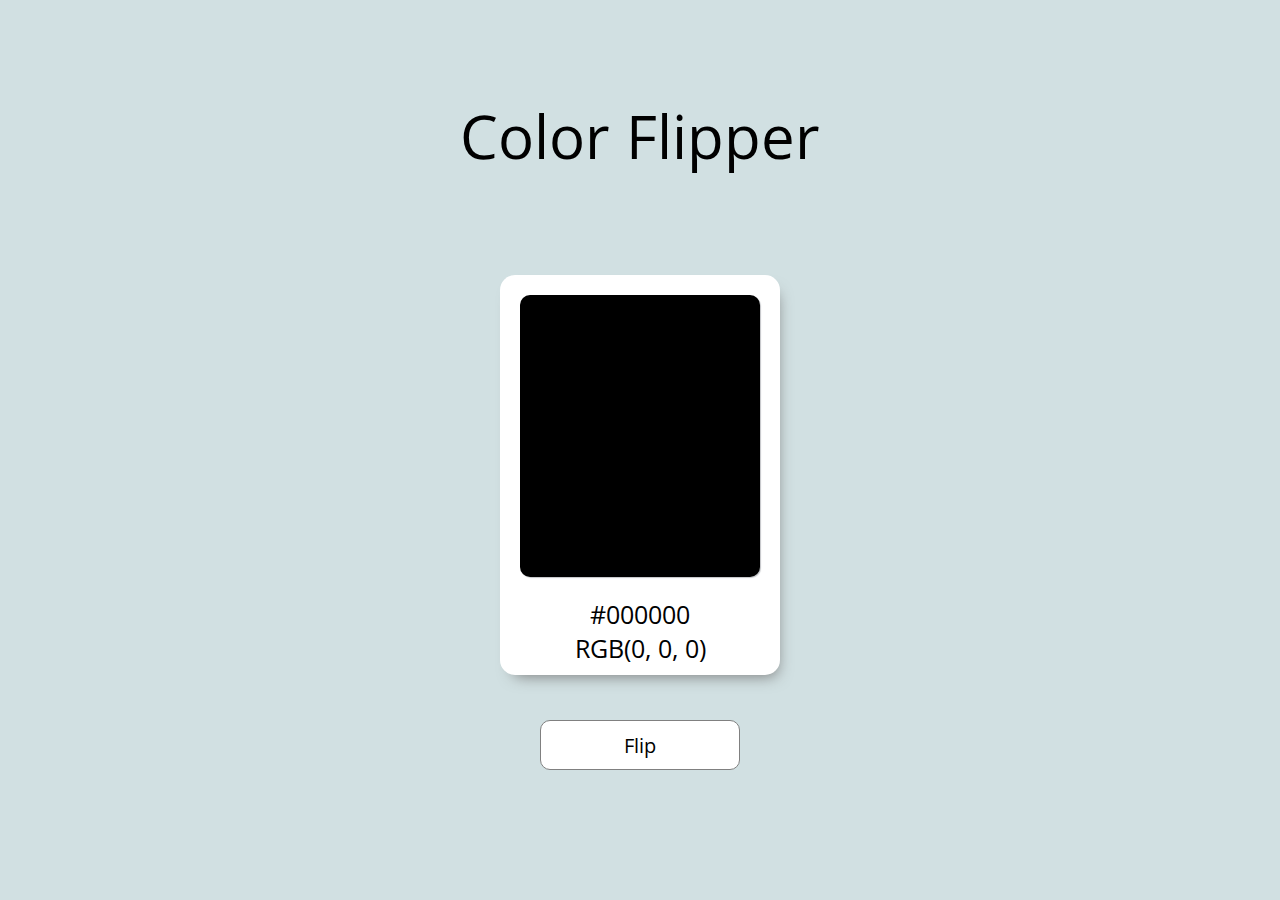
<file: color-flipper/index.html>
<!DOCTYPE html>
<html lang="en">
  <head>
    <meta charset="UTF-8" />
    <meta http-equiv="X-UA-Compatible" content="IE=edge" />
    <meta name="viewport" content="width=device-width, initial-scale=1.0" />
    <link rel="stylesheet" href="./styles.css" />
    <title>Color Flipper</title>
  </head>
  <body>
    <p id="header">Color Flipper</p>
    <div class="color-part">
      <div id="color"></div>
      <div><p id="color-hex">#000000</p></div>
      <div><p id="color-rgb">RGB(0, 0, 0)</p></div>
    </div>
    <button id="flip">Flip</button>
    <script src="./app.js"></script>
  </body>
</html>
</file>
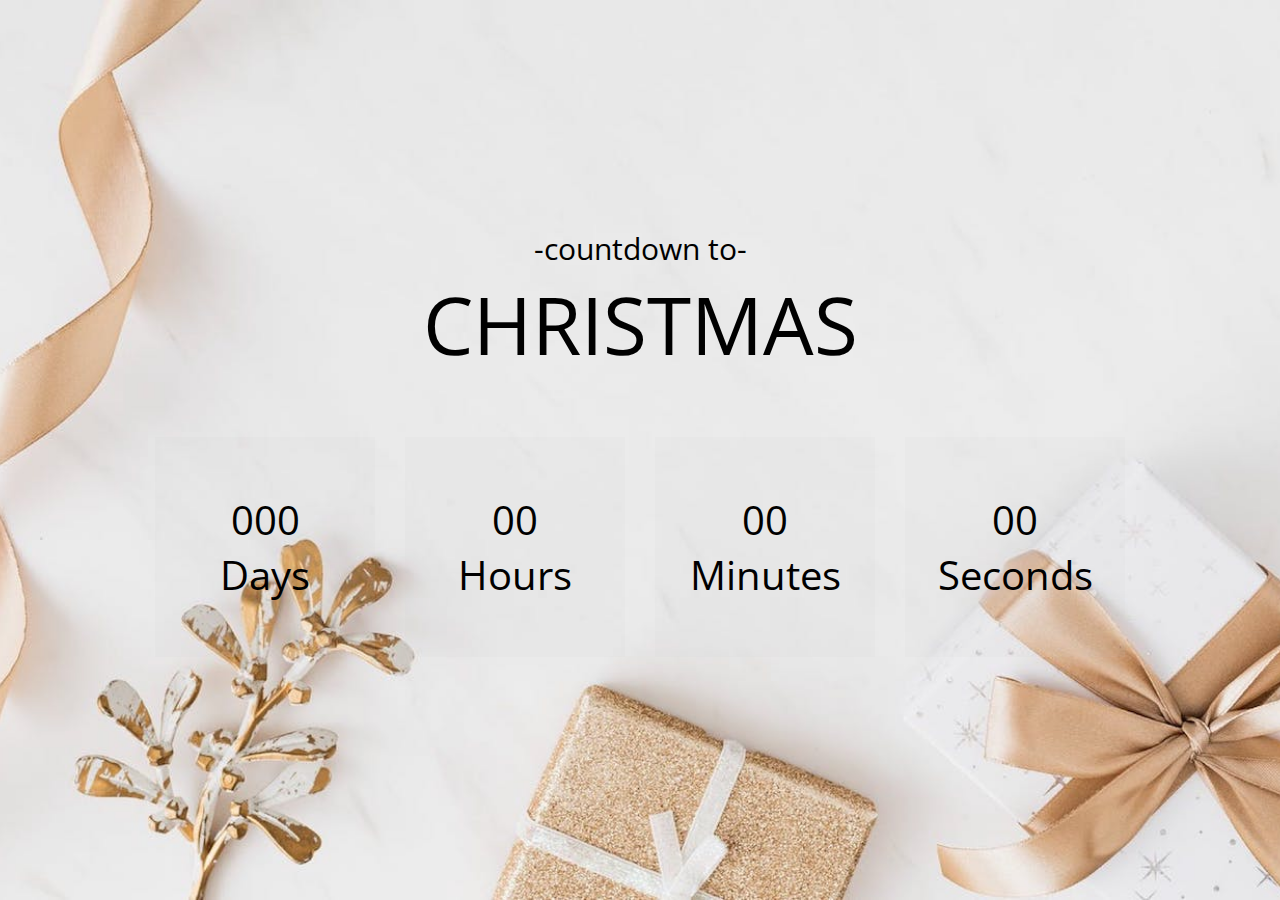
<file: countdown-timer/index.html>
<!DOCTYPE html>
<html lang="en">
  <head>
    <meta charset="UTF-8" />
    <meta http-equiv="X-UA-Compatible" content="IE=edge" />
    <meta name="viewport" content="width=device-width, initial-scale=1.0" />
    <link rel="stylesheet" href="./styles.css" />
    <title>Countdown Timer</title>
  </head>
  <body>
    <div class="countdown-timer">
      <div class="countdown-header">
        <p id="countdown">-countdown to-</p>
        <p id="festival">CHRISTMAS</p>
      </div>
      <br />
      <br />
      <div class="countdown-container">
        <div class="day-c">
          <p id="day-digit">000</p>
          <p id="day-text">Days</p>
        </div>
        <div class="hour-c">
          <p id="hour-digit">00</p>
          <p id="hour-text">Hours</p>
        </div>
        <div class="min-c">
          <p id="min-digit">00</p>
          <p id="min-text">Minutes</p>
        </div>
        <div class="sec-c">
          <p id="sec-digit">00</p>
          <p id="sec-text">Seconds</p>
        </div>
      </div>
    </div>
    <script src="./app.js"></script>
  </body>
</html>
</file>
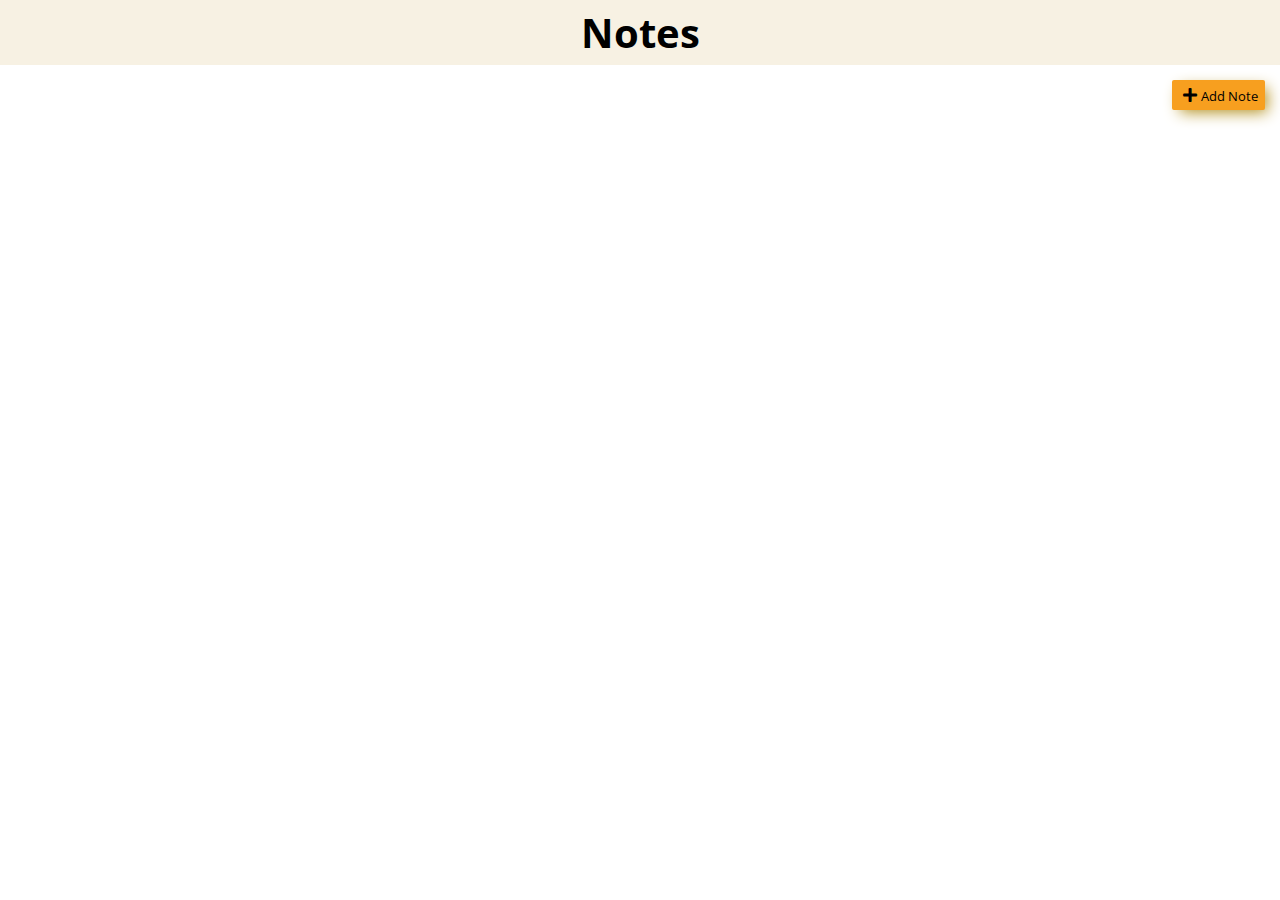
<file: notes-app/index.html>
<!DOCTYPE html>
<html lang="en">
  <head>
    <meta charset="UTF-8" />
    <meta http-equiv="X-UA-Compatible" content="IE=edge" />
    <meta name="viewport" content="width=device-width, initial-scale=1.0" />
    <title>Notes App</title>
    <link rel="stylesheet" href="./styles.css" />
    <link rel="stylesheet" href="https://cdnjs.cloudflare.com/ajax/libs/font-awesome/5.15.3/css/all.min.css" />
  </head>
  <body>
    <div class="header"><h1>Notes</h1></div>
    <div class="addnote">
      <button id="add"><i class="fas fa-plus"></i>Add Note</button>
    </div>
    <div class="notes"></div>
    <script src="./app.js"></script>
  </body>
</html>
</file>
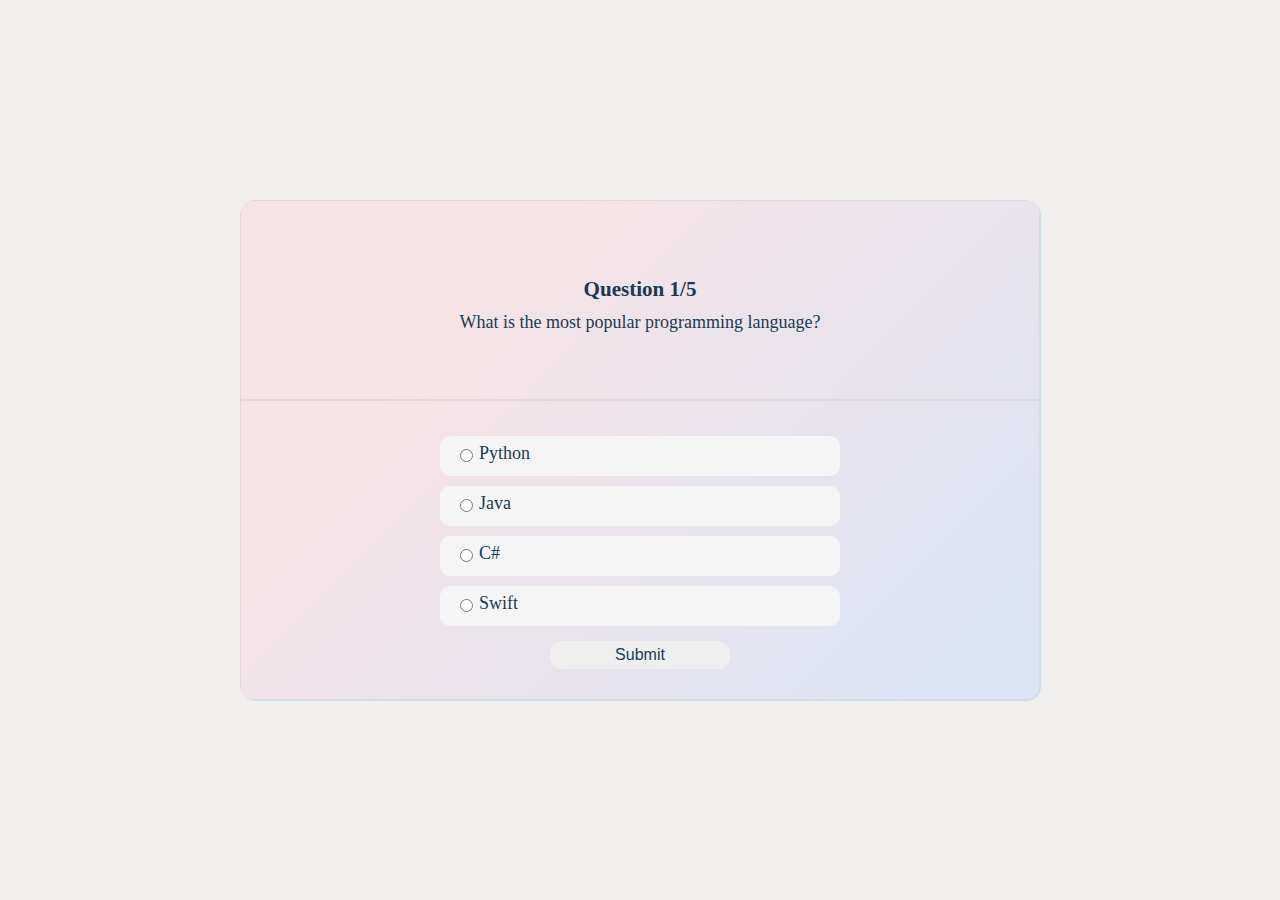
<file: quiz-app/index.html>
<!DOCTYPE html>
<html lang="en">
  <head>
    <meta charset="UTF-8" />
    <meta http-equiv="X-UA-Compatible" content="IE=edge" />
    <meta name="viewport" content="width=device-width, initial-scale=1.0" />
    <link rel="stylesheet" href="./styles.css" />
    <title>Quiz App</title>
  </head>
  <body>
    <div class="app-interface">
      <div class="question-part" id="result">
        <h3>Question <span id="question-ordinal">1</span><span>/5</span></h3>
        <p id="question">What is the most popular programming language?</p>
      </div>
      <div class="option-part" id="reloadpage">
        <ul>
          <li>
            <div>
              <input type="radio" id="a" name="option" value="A" />
              <label id="A" for="a">
                <span>Python</span>
              </label>
            </div>
          </li>
          <li>
            <div>
              <input type="radio" id="b" name="option" value="B" />
              <label id="B" for="b">
                <span>Java</span>
              </label>
            </div>
          </li>
          <li>
            <div>
              <input type="radio" id="c" name="option" value="C" />
              <label id="C" for="c">
                <span>C#</span>
              </label>
            </div>
          </li>
          <li>
            <div>
              <input type="radio" id="d" name="option" value="D" />
              <label id="D" for="d">
                <span>Swift</span>
              </label>
            </div>
          </li>
        </ul>
        <button id="submit">Submit</button>
      </div>
    </div>
    <script src="./app.js" charset="utf-8"></script>
  </body>
</html>
</file>
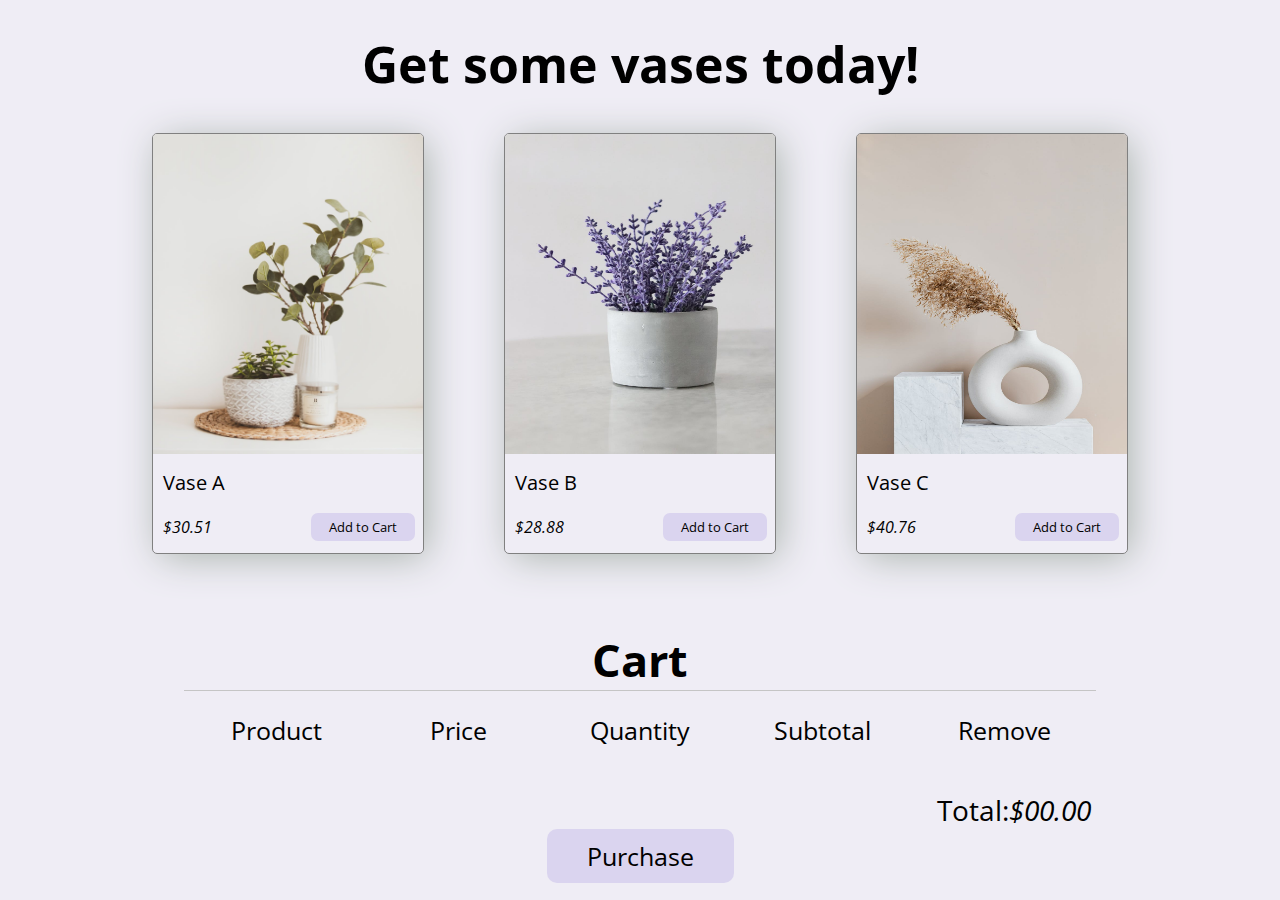
<file: shopping-cart/index.html>
<!DOCTYPE html>
<html lang="en">
  <head>
    <meta charset="UTF-8" />
    <meta http-equiv="X-UA-Compatible" content="IE=edge" />
    <meta name="viewport" content="width=device-width, initial-scale=1.0" />
    <link rel="stylesheet" href="./styles.css" />
    <link rel="stylesheet" href="https://cdnjs.cloudflare.com/ajax/libs/font-awesome/5.15.3/css/all.min.css" />
    <title>Shopping Cart</title>
  </head>
  <body>
    <h1>Get some vases today!</h1>
    <div class="product">
      <div class="item">
        <img src="./image/pexels-photo-2146109.jpeg" alt="vase a" />
        <div class="spec">
          <p>Vase A</p>
          <i>$30.51</i> <button class="add-cart">Add to Cart</button>
        </div>
      </div>
      <div class="item">
        <img src="./image/pexels-photo-2746155.jpeg" alt="vase b" />
        <div class="spec">
          <p>Vase B</p>
          <i>$28.88</i> <button class="add-cart">Add to Cart</button>
        </div>
      </div>
      <div class="item">
        <img src="./image/pexels-photo-4207892.jpeg" alt="vase c" />
        <div class="spec">
          <p>Vase C</p>
          <i>$40.76</i> <button class="add-cart">Add to Cart</button>
        </div>
      </div>
    </div>
    <div class="cart">
      <h2>Cart</h2>
      <table>
        <thead>
          <tr>
            <td>Product</td>
            <td>Price</td>
            <td>Quantity</td>
            <td>Subtotal</td>
            <td>Remove</td>
          </tr>
        </thead>
        <tbody></tbody>
      </table>
      <p id="total">Total:<i id="total-num">$00.00</i></p>
    </div>
    <button id="purchase">Purchase</button>
    <script src="./app.js"></script>
  </body>
</html>
</file>
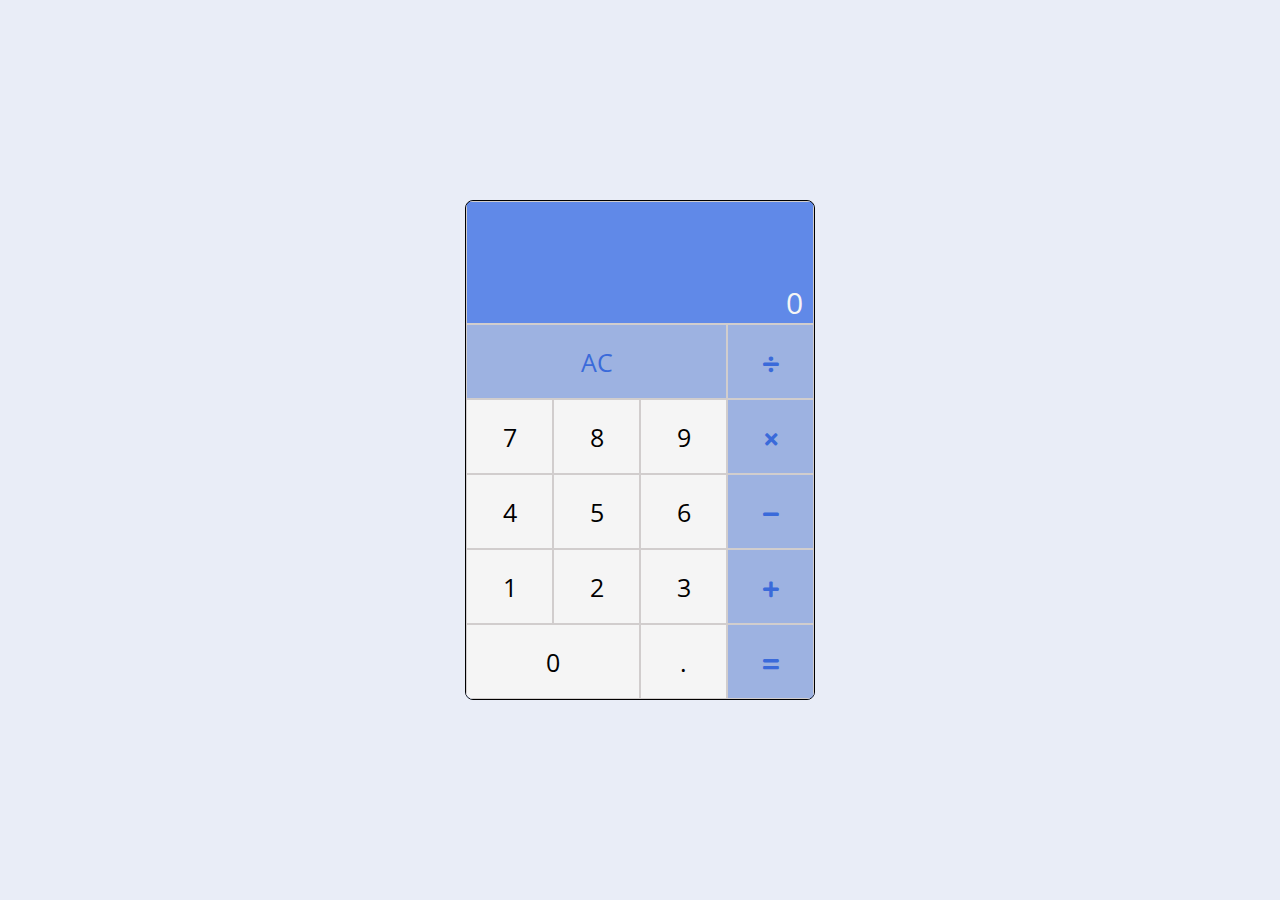
<file: simple-calculator/index.html>
<!DOCTYPE html>
<html lang="en">
  <head>
    <meta charset="UTF-8" />
    <meta http-equiv="X-UA-Compatible" content="IE=edge" />
    <meta name="viewport" content="width=device-width, initial-scale=1.0" />
    <link rel="stylesheet" href="./styles.css" />
    <link rel="stylesheet" href="https://cdnjs.cloudflare.com/ajax/libs/font-awesome/5.15.3/css/all.min.css" />
    <title>Calculator</title>
  </head>
  <body>
    <div class="calculator-interface">
      <div class="result">0</div>
      <div class="button">
        <div class="row">
          <button id="ac" class="third-space">AC</button>
          <button><i class="fas fa-divide"></i></button>
        </div>
        <div class="row">
          <button class="number-dot">7</button>
          <button class="number-dot">8</button>
          <button class="number-dot">9</button>
          <button><i class="fas fa-times"></i></button>
        </div>
        <div class="row">
          <button class="number-dot">4</button>
          <button class="number-dot">5</button>
          <button class="number-dot">6</button>
          <button><i class="fas fa-minus"></i></button>
        </div>
        <div class="row">
          <button class="number-dot">1</button>
          <button class="number-dot">2</button>
          <button class="number-dot">3</button>
          <button><i class="fas fa-plus"></i></button>
        </div>
        <div class="row">
          <button class="two-space number-dot">0</button>
          <button class="number-dot">.</button>
          <button><i class="fas fa-equals"></i></button>
        </div>
      </div>
    </div>
    <script src="./app.js"></script>
  </body>
</html>
</file>
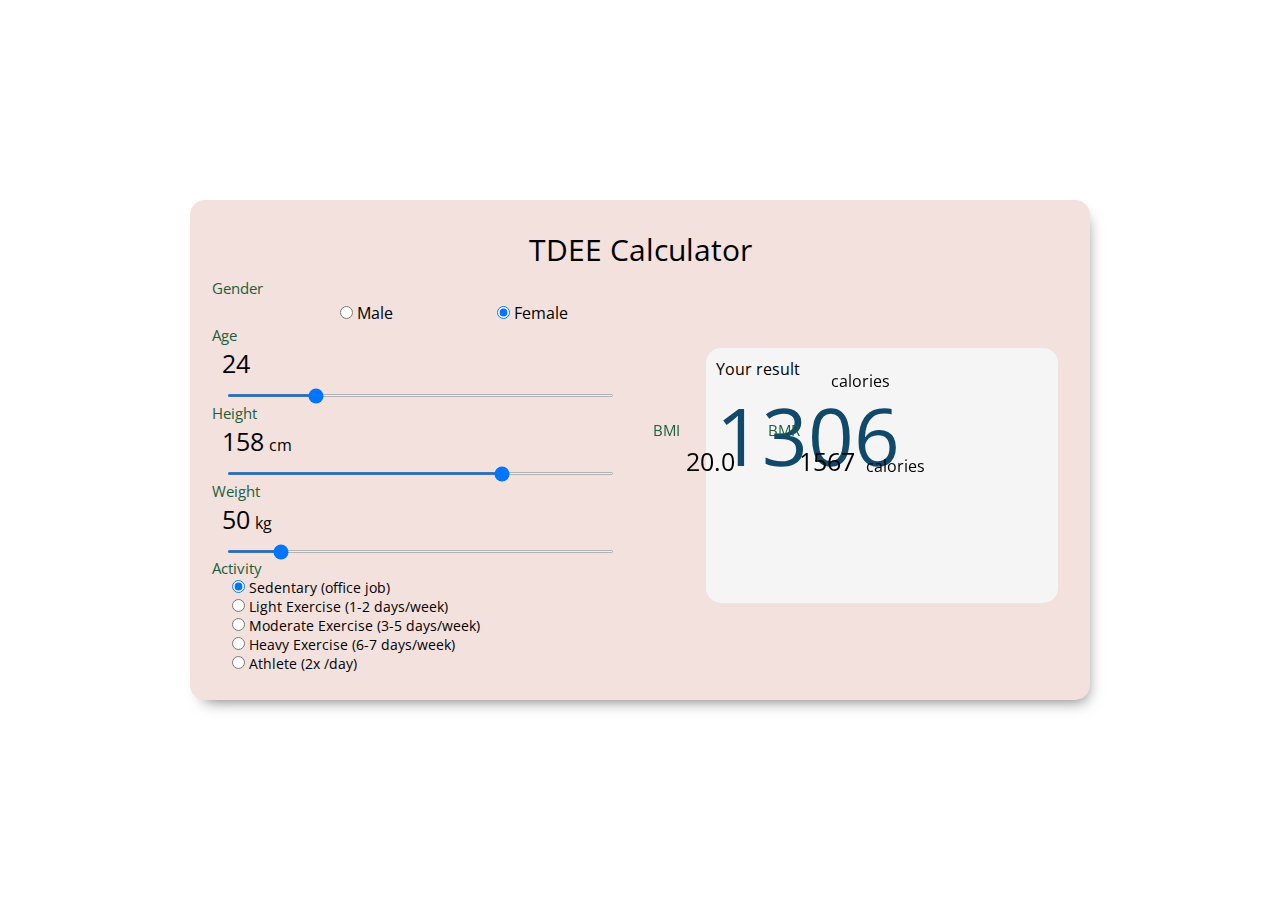
<file: tdee-calculator/index.html>
<!DOCTYPE html>
<html lang="en">
  <head>
    <meta charset="UTF-8" />
    <meta http-equiv="X-UA-Compatible" content="IE=edge" />
    <meta name="viewport" content="width=device-width, initial-scale=1.0" />
    <link rel="stylesheet" href="./styles.css" />
    <title>TDEE Calculator</title>
  </head>
  <body>
    <div class="tdee-calculator">
      <div class="header"><p>TDEE Calculator</p></div>
      <div class="content-part">
        <div class="input-data">
          <div class="gender">
            <p class="title">Gender</p>
            <div style="text-align: center">
              <div class="gender-opt">
                <input type="radio" name="gender" id="male" value="0" />
                <label for="male">Male</label>
              </div>
              <div class="gender-opt">
                <input type="radio" name="gender" id="female" value="1" checked />
                <label for="female">Female</label>
              </div>
            </div>
          </div>
          <div>
            <label class="title" for="age">Age</label>
            <p id="age-text" class="num-data">24</p>
            <input type="range" id="age" min="0" max="110" step="1" value="24" />
          </div>
          <div>
            <label class="title" for="height">Height</label>
            <p><span id="height-text" class="num-data">158</span>cm</p>
            <input type="range" id="height" min="0" max="220" step="1" value="158" />
          </div>
          <div>
            <label class="title" for="weight">Weight</label>
            <p><span id="weight-text" class="num-data">50</span>kg</p>
            <input type="range" id="weight" min="0" max="400" step="1" value="50" />
          </div>
          <div class="activity">
            <label class="title" for="">Activity</label>
            <div style="padding-left: 20px">
              <input type="radio" name="activity" id="act1" value="0" checked />
              <label for="act1">Sedentary (office job)</label>
              <br />
              <input type="radio" name="activity" id="act2" value="1" />
              <label for="act2">Light Exercise (1-2 days/week)</label>
              <br />
              <input type="radio" name="activity" id="act3" value="2" />
              <label for="act3">Moderate Exercise (3-5 days/week)</label>
              <br />
              <input type="radio" name="activity" id="act4" value="3" />
              <label for="act4">Heavy Exercise (6-7 days/week)</label>
              <br />
              <input type="radio" name="activity" id="act5" value="4" />
              <label for="act5">Athlete (2x /day) </label>
            </div>
          </div>
        </div>
        <div class="result">
          <div class="main-result">
            <p>Your result</p>
            <p><span id="tdee" style="font-size: 80px; color: #10496a; margin-right: 8px">1306</span><span style="position: fixed; top: 370px; right: 390px">calories</span></p>
          </div>
          <div class="add-result">
            <div>
              <p style="position: fixed; top: 420px; right: 600px" class="title">BMI</p>
              <p style="position: fixed; top: 444px; right: 540px" id="bmi" class="num-data">20.0</p>
            </div>
            <div>
              <p style="position: fixed; top: 420px; right: 480px" class="title">BMR</p>
              <p><span style="position: fixed; top: 444px; right: 420px" id="bmr" class="num-data">1567</span><span style="position: fixed; right: 355px; top: 455px">calories</span></p>
            </div>
          </div>
        </div>
      </div>
    </div>
    <script src="./app.js"></script>
  </body>
</html>
</file>
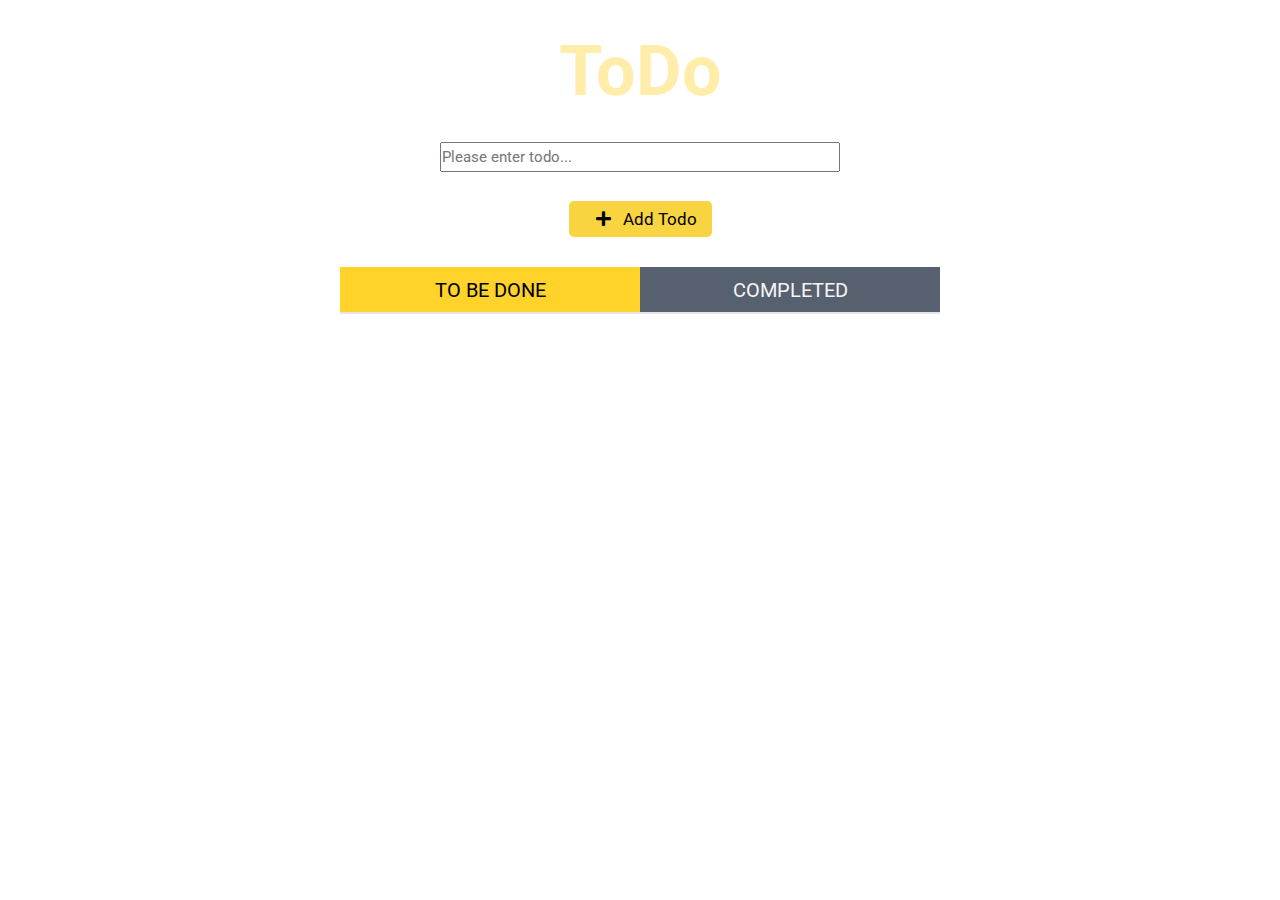
<file: todo-app/index.html>
<!DOCTYPE html>
<html lang="en">
  <head>
    <meta charset="UTF-8" />
    <meta http-equiv="X-UA-Compatible" content="IE=edge" />
    <meta name="viewport" content="width=device-width, initial-scale=1.0" />
    <link rel="stylesheet" href="./styles.css" />
    <link rel="stylesheet" href="https://cdnjs.cloudflare.com/ajax/libs/font-awesome/5.15.3/css/all.min.css" />
    <title>ToDo App</title>
  </head>
  <body>
    <h1>ToDo</h1>
    <div style="text-align: center">
      <input id="todotext" type="text" placeholder="Please enter todo..." /> <br />
      <br />
      <button id="addtodo"><i class="fas fa-plus"></i>Add Todo</button>
    </div>
    <div><button id="tbd">TO BE DONE</button><button id="complete">COMPLETED</button></div>
    <ul class="tbd-list"></ul>
    <ul class="complete-list hidden"></ul>
    <script src="./app.js"></script>
  </body>
</html>
</file>
<file: color-flipper/styles.css>
@import url("https://fonts.googleapis.com/css2?family=Lato:ital,wght@1,300&family=Nanum+Gothic&family=Open+Sans:ital,wght@1,300;1,400&display=swap");

* {
  box-sizing: border-box;
  padding: 0px;
  margin: 0px;
  font-family: "Lato", sans-serif;
  font-family: "Nanum Gothic", sans-serif;
  font-family: "Open Sans", sans-serif;
}

body {
  width: 100vw;
  height: 100vh;
  display: flex;
  flex-direction: column;
  align-items: center;
  justify-content: center;
  background-color: #d1e0e2;
}

.color-part {
  display: flex;
  flex-direction: column;
  align-items: center;
  justify-content: center;
  height: 400px;
  font-size: 25px;
  border-radius: 15px;
  margin: 5px 0px;
  background-color: white;
  box-shadow: 5px 9px 15px -8px #7a7a7a;
  overflow: hidden;
}

#header {
  font-size: 60px;
  height: 20%;
  padding-top: 5px;
}

#color {
  background-color: #000000;
  border: none;
  box-shadow: 1px 1px 1px rgb(194, 196, 199);
  border-radius: 10px;
  width: 240px;
  height: 350px;
  margin: 20px;
  overflow: hidden;
}

#color-rgb {
  margin-bottom: 10px;
}

#flip {
  margin: 40px 0px;
  height: 50px;
  width: 200px;
  font-size: 20px;
  border-radius: 10px;
  border: 1px solid gray;
  cursor: pointer;
  outline: none;
  background-color: white;
}

#flip:hover {
  background-color: rgba(111, 108, 108, 0.59);
  color: white;
}
</file>
<file: countdown-timer/styles.css>
@import url("https://fonts.googleapis.com/css2?family=Open+Sans:wght@300&display=swap");

* {
  box-sizing: border-box;
  padding: 0px;
  margin: 0px;
  font-family: "Open Sans", sans-serif;
}

html {
  background: url(./pexels-photo-5485112.jpeg) no-repeat center center fixed;
  -webkit-background-size: cover;
  -moz-background-size: cover;
  -o-background-size: cover;
  background-size: cover;
}

body {
  display: flex;
  justify-content: center;
  align-items: center;
  height: 100vh;
  width: 100vw;
  text-align: center;
}

#countdown {
  font-size: 30px;
}

#festival {
  font-size: 80px;
}

.countdown-container {
  display: flex;
  justify-content: center;
  align-items: center;
}

.countdown-container > div {
  margin: 15px;
  width: 220px;
  height: 220px;
  font-size: 40px;
  background-color: rgba(211, 207, 207, 0.104);
  display: flex;
  flex-direction: column;
  justify-content: center;
  align-items: center;
}
</file>
<file: notes-app/styles.css>
@import url("https://fonts.googleapis.com/css2?family=Open+Sans&display=swap");

* {
  box-sizing: border-box;
  padding: 0px;
  margin: 0px;
  font-family: "Open Sans", sans-serif;
}

.header {
  display: flex;
  justify-content: center;
  font-size: 20px;
  padding: 5px;
  background-color: #f7f1e3;
}

.addnote {
  display: flex;
  justify-content: flex-end;
  margin: 10px;
}

#add {
  margin: 5px;
  padding: 3px 7px;
  background-color: #f79f1f;
  box-shadow: 5px 5px 15px -3px #b08c17;
  border: none;
  border-radius: 2px;
  overflow: none;
}

button {
  cursor: pointer;
  outline: none;
}

.notes {
  margin-bottom: 100px;
  display: flex;
  flex-wrap: wrap;
}

.note {
  width: 347px;
  height: 350px;
  margin: 5px;
  border-radius: 5px;
  background-color: #fffcf9;
  background-image: linear-gradient(315deg, #fffcf9 0%, #ffd166 74%);
  box-shadow: 5px 5px 15px -3px #b08c17;
}

.note .toolbox {
  display: flex;
  justify-content: flex-end;
  width: 100%;
  height: 30px;
  background-color: #e1b143;
}

.note pre {
  font-size: 14px;
  overflow: scroll;
  white-space: -moz-pre-wrap;
  white-space: -pre-wrap;
  white-space: -o-pre-wrap;
  white-space: pre-wrap;
  word-wrap: break-word;
}

i {
  margin: 4px;
  font-size: 16px;
}

.note .main {
  background-color: #fffcf9;
  background-image: linear-gradient(315deg, #fffcf9 0%, #ffd166 74%);
  overflow: scroll;
}

.note .input-text {
  outline: none;
  border: none;
  background-color: whitesmoke;
  resize: none;
}

.note .input-text,
.note .main {
  width: 347px;
  height: 320px;
  display: block;
}

.note .toolbox button {
  background: transparent;
  border: none;
  margin: 0px 5px;
}

.note .hidden {
  display: none;
}
</file>
<file: quiz-app/styles.css>
* {
  box-sizing: border-box;
  margin: 0px;
  padding: 0px;
}

body {
  display: flex;
  flex-direction: column;
  justify-content: center;
  align-items: center;
  color: #183c54;
  height: 100vh;
  width: 100vw;
  font-size: 18px;
  background-color: #ebe7e7b1;
}

.app-interface {
  background-color: #d9e4f5;
  background-image: linear-gradient(315deg, #d9e4f5 0%, #f5e3e6 74%);
  box-shadow: 1px 1px 1px #c2dced;
  width: 800px;
  height: 500px;
  border-radius: 15px;
  overflow: hidden;
}

.app-interface > div {
  display: flex;
  flex-direction: column;
  justify-content: center;
  align-items: center;
  padding: 30px 4px;
  border: 1px solid rgb(223, 217, 217);
}

.app-interface > div > h3 {
  margin: 10px 4px;
}

.app-interface > div > p {
  width: 400px;
}

.question-part {
  height: 40%;
  text-align: center;
}

.option-part {
  height: 60%;
}

li {
  background-color: whitesmoke;
  margin: 10px;
  list-style-type: none;
  width: 400px;
  border-radius: 10px;
  height: 40px;
  cursor: pointer;
}

li div {
  margin-left: 20px;
  position: relative;
  top: 10px;
}

label {
  margin: 0px 4px;
  display: inline-block;
  width: 400px;
  height: 40px;
  cursor: pointer;
  position: relative;
  padding-left: 40px;
  padding-top: 8px;
  top: -32px;
  left: -25px;
}

button {
  display: block;
  color: #183c54;
  border: none;
  font-size: 16px;
  width: 180px;
  height: 100px;
  margin: 5px;
  padding: 5px 20px;
  border-radius: 12px;
  cursor: pointer;
  outline: none;
  z-index: 1;
}

button:hover {
  background-color: #a1bce4;
  color: whitesmoke;
  cursor: pointer;
  z-index: 1;
}
</file>
<file: shopping-cart/styles.css>
@import url("https://fonts.googleapis.com/css2?family=Lato:ital,wght@0,300;1,300&family=Nanum+Gothic&family=Open+Sans&display=swap");

* {
  box-sizing: border-box;
  padding: 0px;
  margin: 0px;
  font-family: "Lato", sans-serif;
  font-family: "Nanum Gothic", sans-serif;
  font-family: "Open Sans", sans-serif;
}

body {
  width: 100vw;
  height: 100vh;
  display: flex;
  flex-direction: column;
  justify-content: flex-start;
  align-items: center;
  background: #efedf5;
}

h1 {
  margin: 30px 0px;
  font-size: 50px;
}

h2 {
  font-size: 45px;
  margin: 20px 0px;
  border-bottom: 1px solid rgb(197, 197, 197);
}

.product {
  display: flex;
  margin-bottom: 50px;
}

.product img {
  width: 270px;
  height: 320px;
}

.item {
  margin: 5px 40px;
  border: 1px solid gray;
  border-radius: 5px;
  overflow: hidden;
  box-shadow: 5px 5px 39px -3px #a6b0a8;
}

.spec {
  padding: 5px 10px 15px 10px;
  position: relative;
}

.add-cart {
  position: absolute;
  right: 8px;
  bottom: 12px;
  padding: 5px 18px;
  border-radius: 7px;
  outline: none;
  border: none;
  overflow: hidden;
  cursor: pointer;
  background: #dad4ef;
}

.item p {
  font-size: 20px;
  margin: 5px 0px 20px 0px;
}

.item i {
  padding-bottom: 10px;
}

.cart {
  text-align: center;
  margin-bottom: 80px;
  position: relative;
}

.cart img {
  width: 50px;
  height: 70px;
  border-radius: 5px;
  margin: 5px 10px;
}

thead {
  font-size: 25px;
}

tbody {
  font-size: 20px;
}

td {
  width: 180px;
  text-align: center;
  margin: 10px;
}

input {
  width: 40px;
  text-align: center;
}

.cart-product {
  display: flex;
  justify-content: center;
  align-items: center;
}

.delete {
  font-size: 20px;
  border: none;
  background: transparent;
  color: rgb(189, 22, 22);
  cursor: pointer;
  outline: none;
}

#total {
  font-size: 28px;
  position: absolute;
  right: 5px;
  bottom: -80px;
}

#purchase {
  font-size: 25px;
  border-radius: 10px;
  overflow: none;
  outline: none;
  cursor: pointer;
  border: none;
  padding: 10px 40px;
  margin-bottom: 200px;
  background: #dad4ef;
}

button:hover {
  transform: scale(0.9);
}
</file>
<file: simple-calculator/styles.css>
@import url("https://fonts.googleapis.com/css2?family=Lato:ital,wght@0,300;1,300&family=Nanum+Gothic&family=Open+Sans&display=swap");

* {
  box-sizing: border-box;
  padding: 0px;
  margin: 0px;
  font-family: "Lato", sans-serif;
  font-family: "Nanum Gothic", sans-serif;
  font-family: "Open Sans", sans-serif;
  font-size: 25px;
}

body {
  width: 100vw;
  height: 100vh;
  background: #e9edf7;
  display: flex;
  flex-direction: column;
  justify-content: center;
  align-items: center;
}

.calculator-interface {
  background: #6089e8;
  color: whitesmoke;
  border: 1px solid black;
  border-radius: 8px;
  overflow: hidden;
  width: 350px;
  height: 500px;
  display: flex;
  flex-direction: column;
}

.result {
  height: 125px;
  padding: 80px 10px 0px 10px;
  text-align: end;
  border: 0.02px solid rgb(209, 205, 205);
  font-size: 30px;
  overflow: scroll;
}

.row {
  width: 100%;
  height: 75px;
  display: flex;
  align-items: center;
  justify-content: space-around;
}

button {
  cursor: pointer;
  display: block;
  width: 87.5px;
  height: 100%;
  outline: none;
  color: #3a6ada;
  background: #9db2e1;
  border: 0.02px solid rgb(209, 205, 205);
}

i {
  width: 100%;
  height: 100%;
  padding-top: 30px;
}

.two-space {
  width: 175px;
}

.third-space {
  width: 262.5px;
}

.number-dot {
  background: whitesmoke;
  color: black;
}

.fas {
  font-size: 18px;
}

button:hover {
  background: #c3ccdf;
}
</file>
<file: tdee-calculator/styles.css>
@import url("https://fonts.googleapis.com/css2?family=Lato:ital,wght@0,300;1,300&family=Nanum+Gothic&family=Open+Sans&display=swap");

* {
  box-sizing: border-box;
  padding: 0px;
  margin: 0px;
  font-family: "Lato", sans-serif;
  font-family: "Nanum Gothic", sans-serif;
  font-family: "Open Sans", sans-serif;
}

body {
  width: 100vw;
  height: 100vh;
  display: flex;
  justify-content: center;
  align-items: center;
  font-size: 16px;
}

.header {
  font-size: 30px;
  padding-bottom: 10px;
}

.tdee-calculator {
  display: flex;
  flex-direction: column;
  justify-content: center;
  align-items: center;
  width: 900px;
  height: 500px;
  border-radius: 15px;
  overflow: hidden;
  padding: 5px;
  box-shadow: 5px 9px 15px -8px #7a7a7a;
  background-color: #f3e1dd;
}

.content-part {
  display: flex;
  justify-content: center;
  align-items: center;
  height: 80%;
  width: 100%;
  padding-right: 10px;
}

.input-data {
  display: flex;
  flex-direction: column;
  justify-content: center;
  width: 55%;
  margin: 5px;
}

.result {
  width: 40%;
  height: 65%;
  margin: 5px;
  background: whitesmoke;
  border-radius: 15px;
  padding: 10px;
  overflow: hidden;
}

.add-result {
  display: flex;
  justify-content: left;
  align-items: center;
  height: 35%;
}

.main-result {
  height: 50%;
}

.add-result > div {
  margin: 0px 10px;
}

.gender-opt {
  display: inline-block;
  margin: 0px 50px;
}

.title {
  color: rgb(25, 95, 60);
  font-size: 15px;
  margin-bottom: 4px;
}

#age,
#height,
#weight {
  width: 80%;
  height: 3px;
  margin-left: 15px;
}

.activity {
  font-size: 14px;
}

.num-data {
  font-size: 25px;
  margin-right: 5px;
  margin-left: 10px;
}

input {
  cursor: pointer;
}
</file>
<file: todo-app/styles.css>
@import url("https://fonts.googleapis.com/css2?family=Roboto:wght@300;400&display=swap");

* {
  box-sizing: border-box;
  padding: 0px;
  margin: 0px;
  font-family: "Roboto", sans-serif;
}

body {
  display: flex;
  flex-direction: column;
  justify-content: center;
  align-items: center;
}

h1 {
  color: #ffd32a;
  opacity: 0.4;
  margin: 30px 20px;
  font-size: 70px;
}

#tbd,
#complete {
  padding: 4px 10px;
  border: none;
  font-size: 20px;
  width: 300px;
  height: 45px;
}

#tbd {
  background: #ffd32a;
  color: black;
}

#complete {
  background: #57606f;
  color: whitesmoke;
}

ul {
  width: 600px;
  border: 1px solid rgb(235, 227, 227);
  border-radius: 3px;
  overflow: hidden;
  margin-bottom: 60px;
}

li {
  list-style-type: none;
  border-bottom: 1px solid rgb(235, 227, 227);
  min-height: 35px;
  font-size: 18px;
  padding: 7px 0px 7px 3px;
  display: flex;
}

.hidden {
  display: none;
}

i {
  padding: 0px 10px;
  margin: 0px 2px;
  font-size: 17px;
  background: transparent;
}

li > p {
  max-width: 520px;
  min-width: 520px;
  white-space: initial;
  word-wrap: break-word;
}

li > div {
  width: 90px;
  display: flex;
  justify-content: flex-end;
  align-items: center;
  background: transparent;
}

button {
  cursor: pointer;
  outline: none;
}

li button {
  background: transparent;
  border: none;
}

.fa-check:hover {
  color: #44bd32;
}

.fa-times:hover {
  color: #c23616;
}

.fa-undo:hover {
  color: #3867d6;
}

#addtodo {
  border-radius: 5px;
  overflow: hidden;
  border: none;
  background: #f8d440;
  padding: 8px 15px;
  font-size: 17px;
  margin-top: 10px;
  margin-bottom: 30px;
}

#addtodo i {
  color: black;
}

#todotext {
  width: 400px;
  min-height: 30px;
  font-size: 15px;
}

.tbd-list {
  background: #ffd32a;
  color: black;
}
</file>
